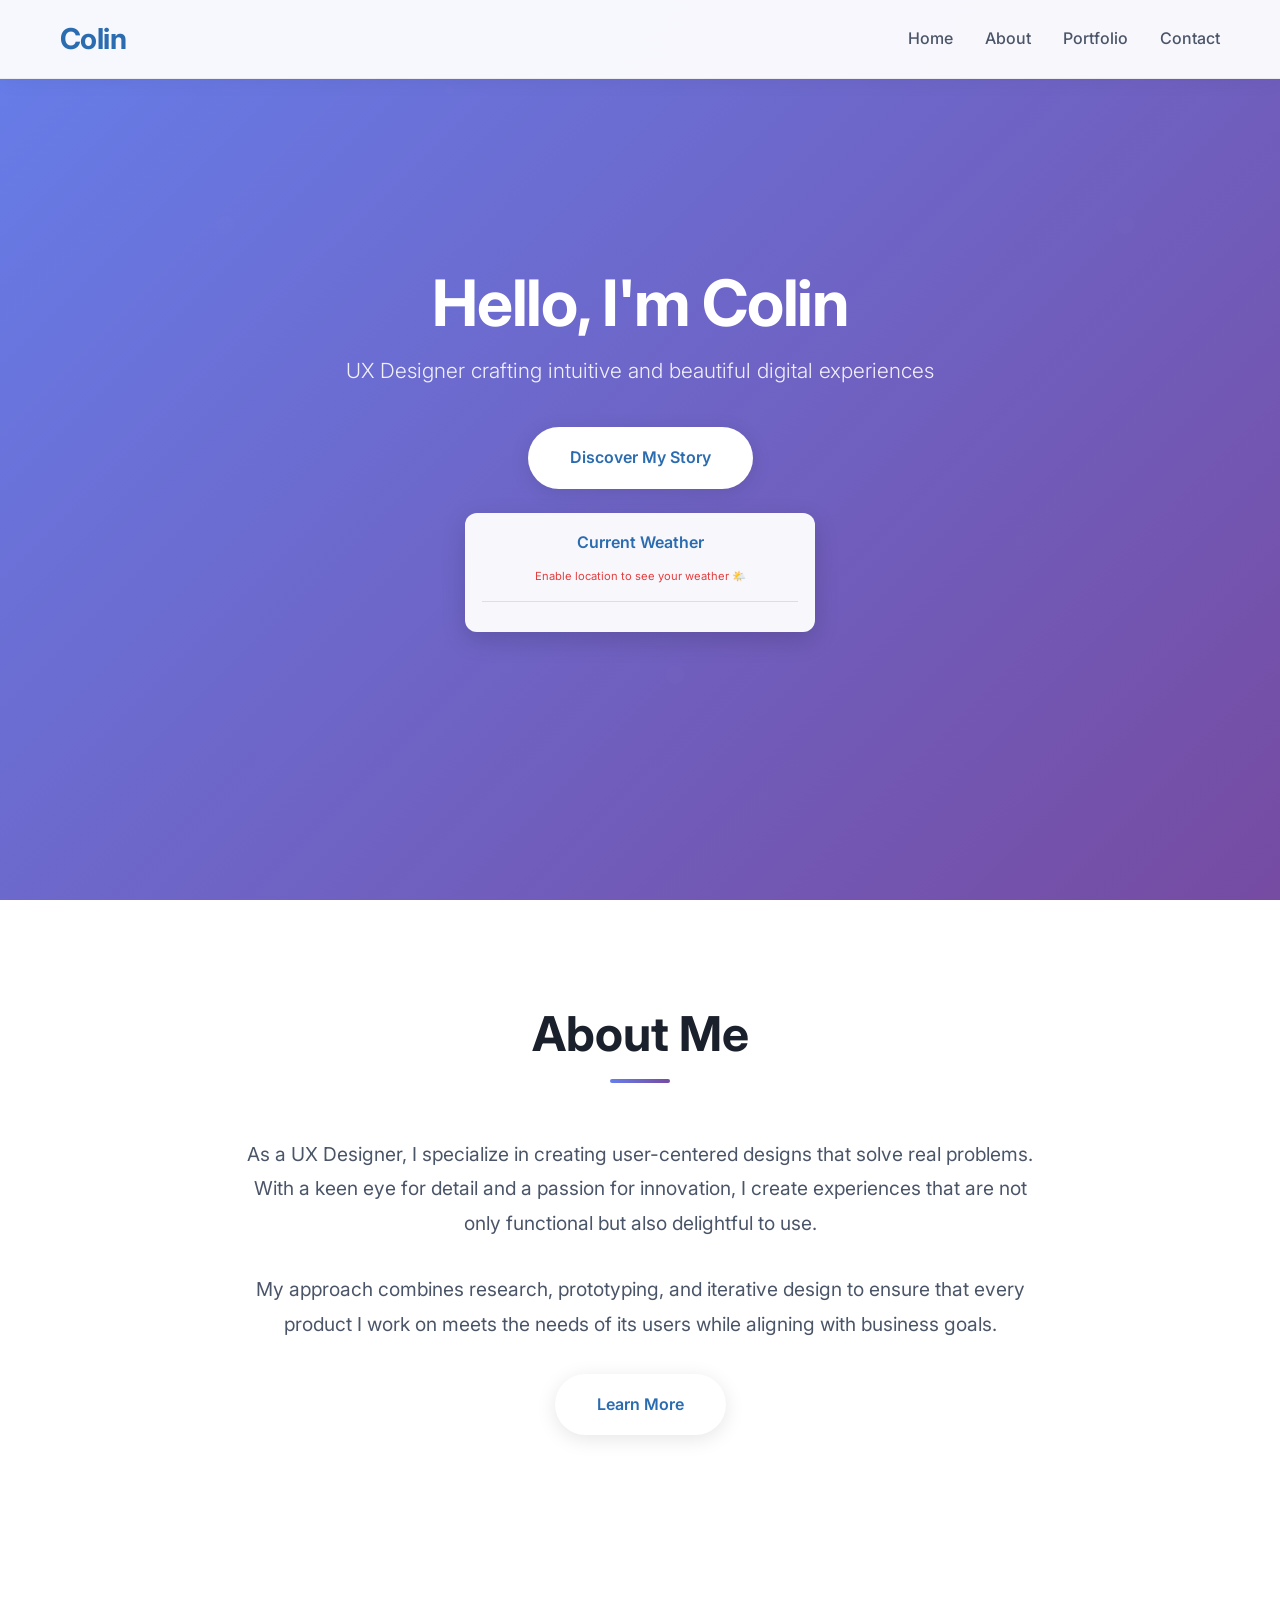
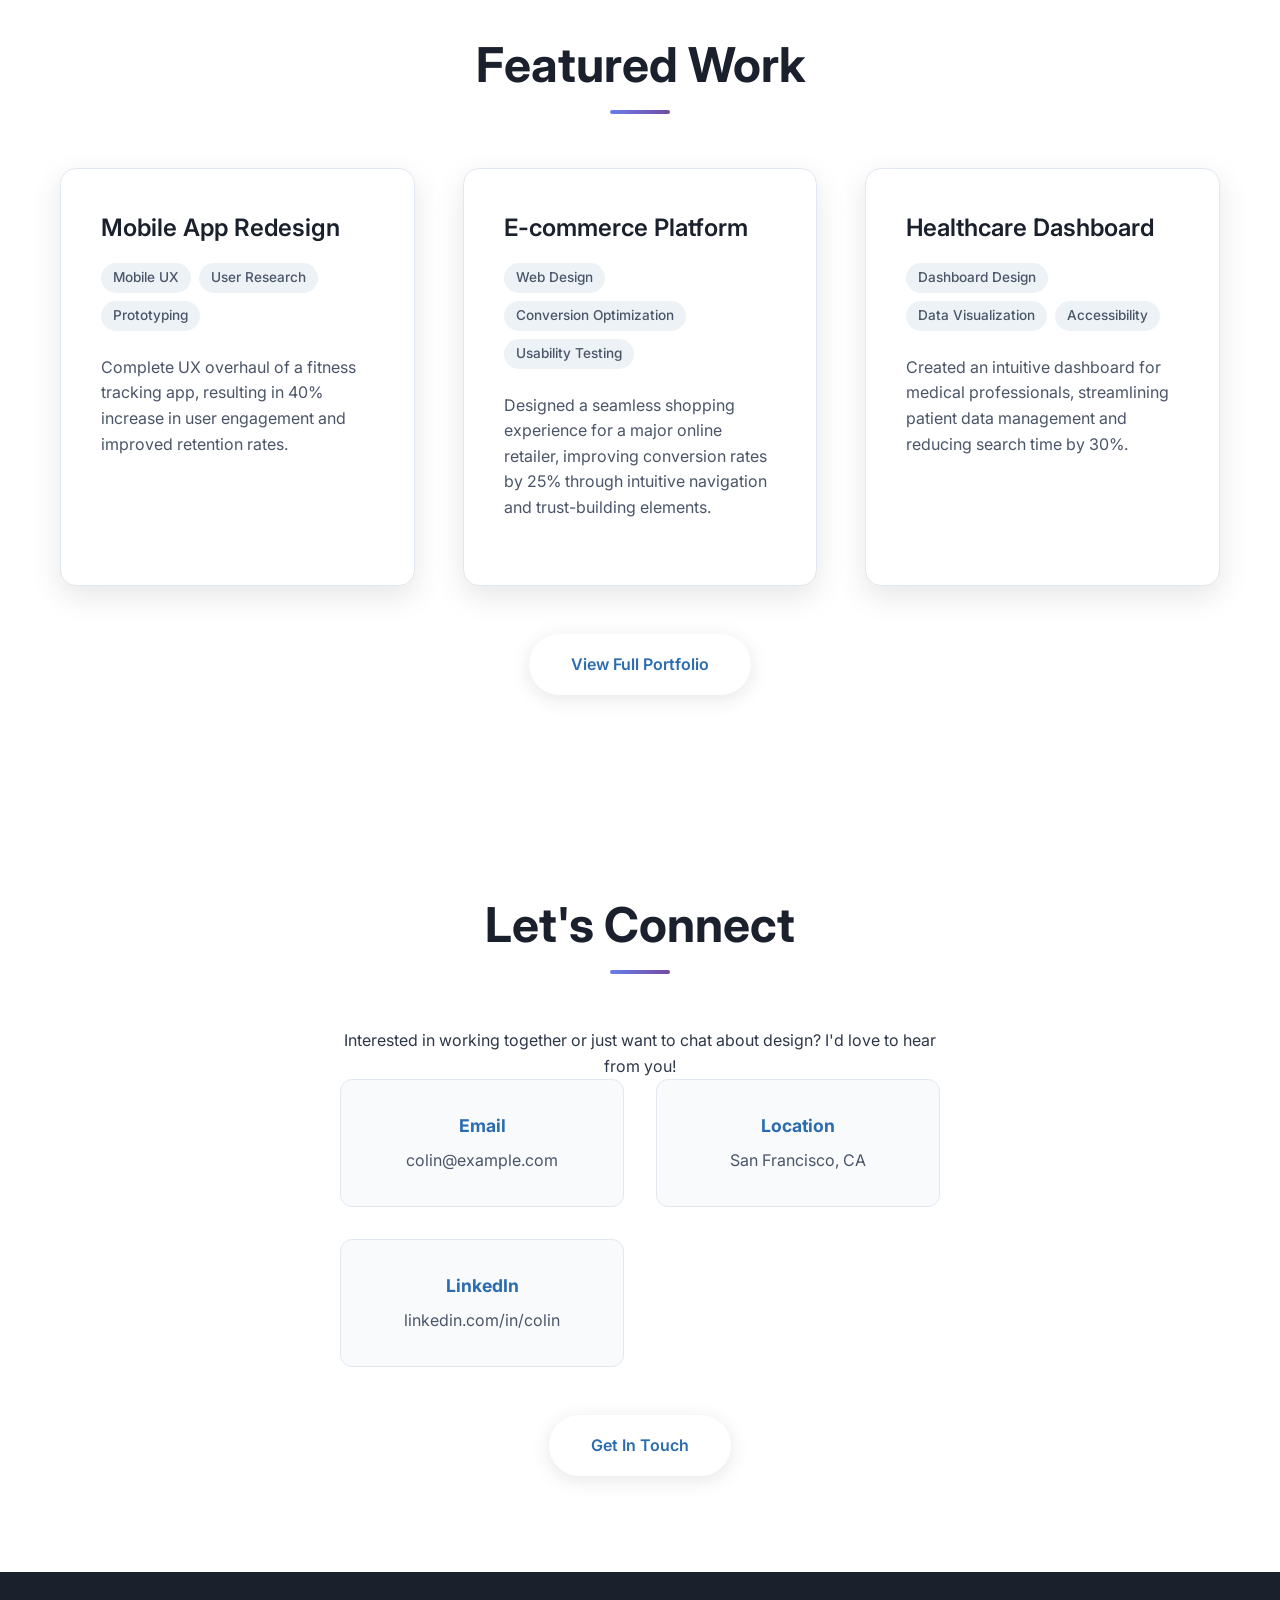
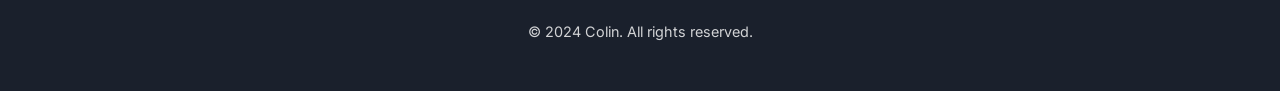
<file: index.html>
<!DOCTYPE html>
<html lang="en">
<head>
    <meta charset="UTF-8">
    <meta name="viewport" content="width=device-width, initial-scale=1.0">
    <title>Colin - UX Designer</title>
    <link rel="stylesheet" href="css/style.css">
</head>
<body>
    <header>
        <nav class="container">
            <div class="logo">Colin</div>
            <ul>
                <li><a href="#home">Home</a></li>
                <li><a href="pages/about.html">About</a></li>
                <li><a href="pages/portfolio.html">Portfolio</a></li>
                <li><a href="pages/contact.html">Contact</a></li>
            </ul>
        </nav>
    </header>

    <section id="home" class="hero">
        <div class="hero-content">
            <h1>Hello, I'm Colin</h1>
            <p>UX Designer crafting intuitive and beautiful digital experiences</p>
            <a href="pages/about.html" class="btn">Discover My Story</a>
            <div class="weather-card">
                <h3>Current Weather</h3>
                <div id="weather-content">
                    <div class="weather-loading">
                        <p>Loading weather...</p>
                    </div>
                </div>
                <div id="forecast-content" style="margin-top: 1rem; border-top: 1px solid rgba(0, 0, 0, 0.1); padding-top: 0.8rem;">
                </div>
            </div>
        </div>
    </section>

    <section class="about">
        <div class="container">
            <h2 class="section-title">About Me</h2>
            <div class="about-content">
                <p>As a UX Designer, I specialize in creating user-centered designs that solve real problems. With a keen eye for detail and a passion for innovation, I create experiences that are not only functional but also delightful to use.</p>
                <p>My approach combines research, prototyping, and iterative design to ensure that every product I work on meets the needs of its users while aligning with business goals.</p>
                <a href="pages/about.html" class="btn">Learn More</a>
            </div>
        </div>
    </section>

    <section class="portfolio">
        <div class="container">
            <h2 class="section-title">Featured Work</h2>
            <div class="portfolio-grid">
                <div class="project">
                    <div class="project-content">
                        <h3>Mobile App Redesign</h3>
                        <div class="project-tags">
                            <span class="tag">Mobile UX</span>
                            <span class="tag">User Research</span>
                            <span class="tag">Prototyping</span>
                        </div>
                        <p>Complete UX overhaul of a fitness tracking app, resulting in 40% increase in user engagement and improved retention rates.</p>
                    </div>
                </div>
                <div class="project">
                    <div class="project-content">
                        <h3>E-commerce Platform</h3>
                        <div class="project-tags">
                            <span class="tag">Web Design</span>
                            <span class="tag">Conversion Optimization</span>
                            <span class="tag">Usability Testing</span>
                        </div>
                        <p>Designed a seamless shopping experience for a major online retailer, improving conversion rates by 25% through intuitive navigation and trust-building elements.</p>
                    </div>
                </div>
                <div class="project">
                    <div class="project-content">
                        <h3>Healthcare Dashboard</h3>
                        <div class="project-tags">
                            <span class="tag">Dashboard Design</span>
                            <span class="tag">Data Visualization</span>
                            <span class="tag">Accessibility</span>
                        </div>
                        <p>Created an intuitive dashboard for medical professionals, streamlining patient data management and reducing search time by 30%.</p>
                    </div>
                </div>
            </div>
            <div style="text-align: center; margin-top: 3rem;">
                <a href="pages/portfolio.html" class="btn">View Full Portfolio</a>
            </div>
        </div>
    </section>

    <section class="contact">
        <div class="container">
            <h2 class="section-title">Let's Connect</h2>
            <div class="contact-content">
                <p>Interested in working together or just want to chat about design? I'd love to hear from you!</p>
                <div class="contact-info">
                    <div class="contact-item">
                        <h4>Email</h4>
                        <p>colin@example.com</p>
                    </div>
                    <div class="contact-item">
                        <h4>Location</h4>
                        <p>San Francisco, CA</p>
                    </div>
                    <div class="contact-item">
                        <h4>LinkedIn</h4>
                        <p>linkedin.com/in/colin</p>
                    </div>
                </div>
                <a href="pages/contact.html" class="btn">Get In Touch</a>
            </div>
        </div>
    </section>

    <footer>
        <div class="container">
            <p>&copy; 2024 Colin. All rights reserved.</p>
        </div>
    </footer>

    <script src="app.js"></script>
</body>
</html>
</file>
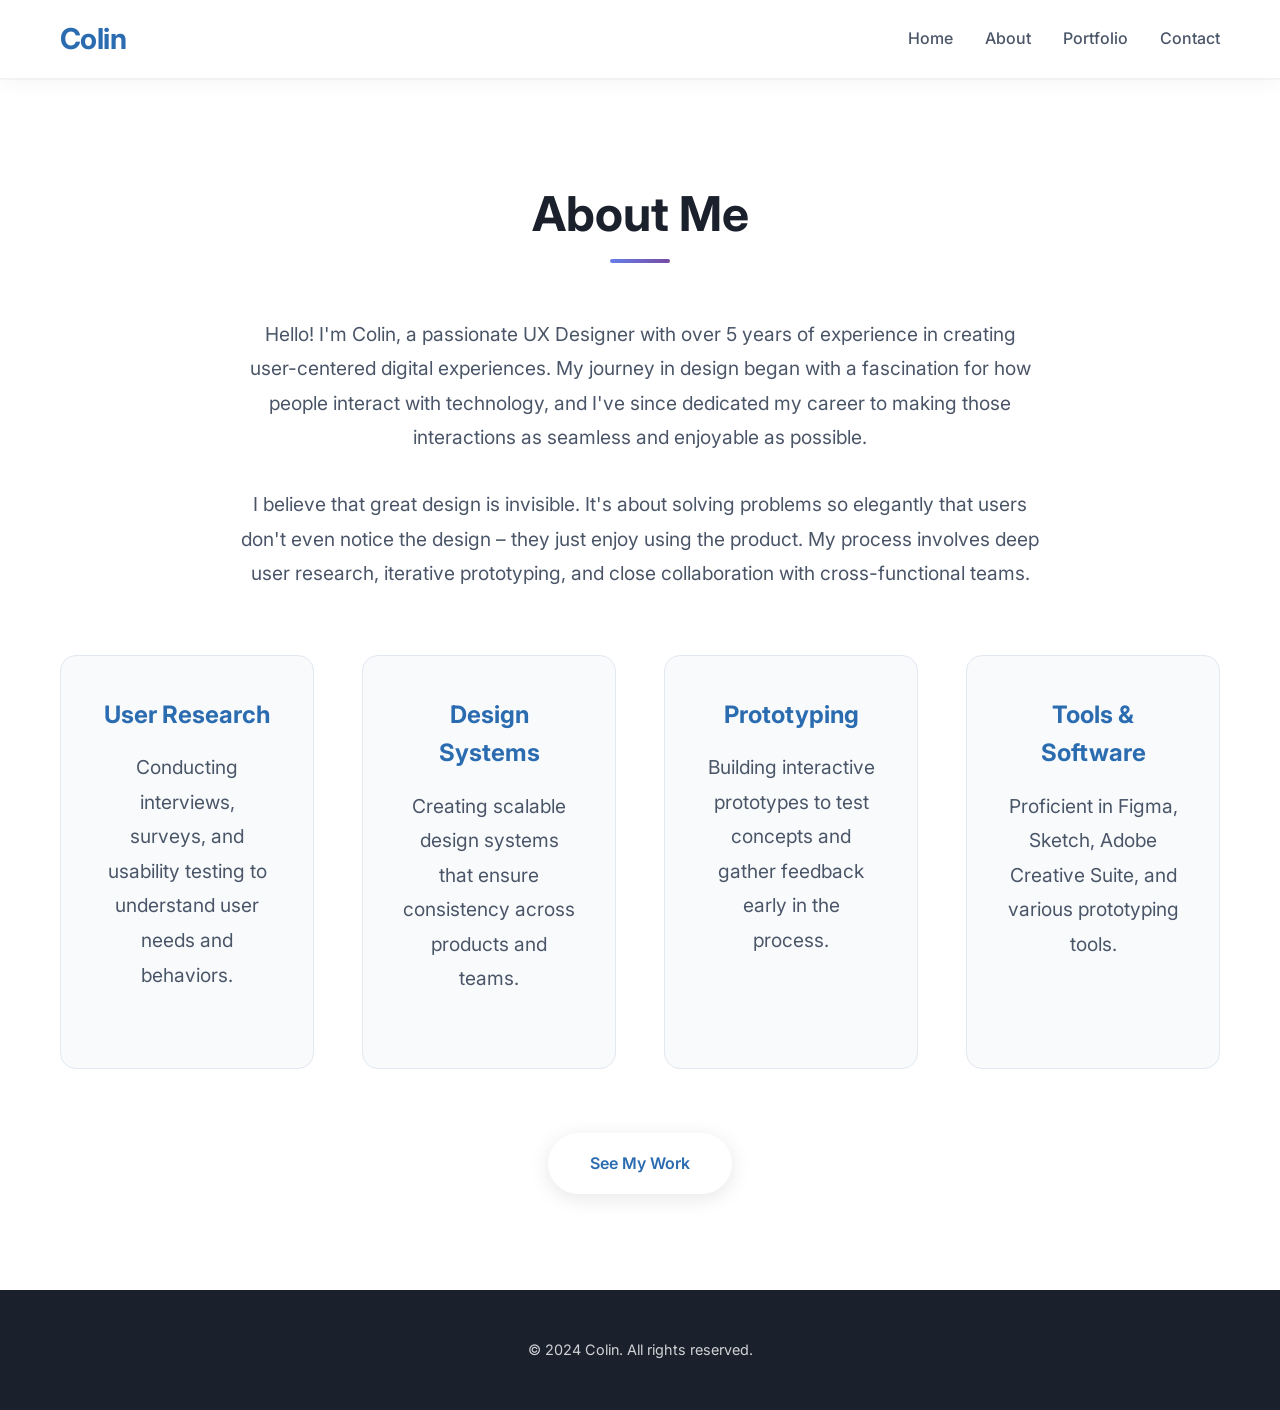
<file: pages/about.html>
<!DOCTYPE html>
<html lang="en">
<head>
    <meta charset="UTF-8">
    <meta name="viewport" content="width=device-width, initial-scale=1.0">
    <title>About Colin - UX Designer</title>
    <link rel="stylesheet" href="../css/style.css">
</head>
<body>
    <header>
        <nav class="container">
            <div class="logo">Colin</div>
            <ul>
                <li><a href="../index.html">Home</a></li>
                <li><a href="about.html">About</a></li>
                <li><a href="portfolio.html">Portfolio</a></li>
                <li><a href="contact.html">Contact</a></li>
            </ul>
        </nav>
    </header>

    <section class="about" style="margin-top: 5rem;">
        <div class="container">
            <h2 class="section-title">About Me</h2>
            <div class="about-content">
                <p>Hello! I'm Colin, a passionate UX Designer with over 5 years of experience in creating user-centered digital experiences. My journey in design began with a fascination for how people interact with technology, and I've since dedicated my career to making those interactions as seamless and enjoyable as possible.</p>
                
                <p>I believe that great design is invisible. It's about solving problems so elegantly that users don't even notice the design – they just enjoy using the product. My process involves deep user research, iterative prototyping, and close collaboration with cross-functional teams.</p>
            </div>
            
            <div class="about-grid">
                <div class="skill-card">
                    <h3>User Research</h3>
                    <p>Conducting interviews, surveys, and usability testing to understand user needs and behaviors.</p>
                </div>
                <div class="skill-card">
                    <h3>Design Systems</h3>
                    <p>Creating scalable design systems that ensure consistency across products and teams.</p>
                </div>
                <div class="skill-card">
                    <h3>Prototyping</h3>
                    <p>Building interactive prototypes to test concepts and gather feedback early in the process.</p>
                </div>
                <div class="skill-card">
                    <h3>Tools & Software</h3>
                    <p>Proficient in Figma, Sketch, Adobe Creative Suite, and various prototyping tools.</p>
                </div>
            </div>
            
            <div style="text-align: center; margin-top: 4rem;">
                <a href="portfolio.html" class="btn">See My Work</a>
            </div>
        </div>
    </section>

    <footer>
        <div class="container">
            <p>&copy; 2024 Colin. All rights reserved.</p>
        </div>
    </footer>
</body>
</html>
</file>
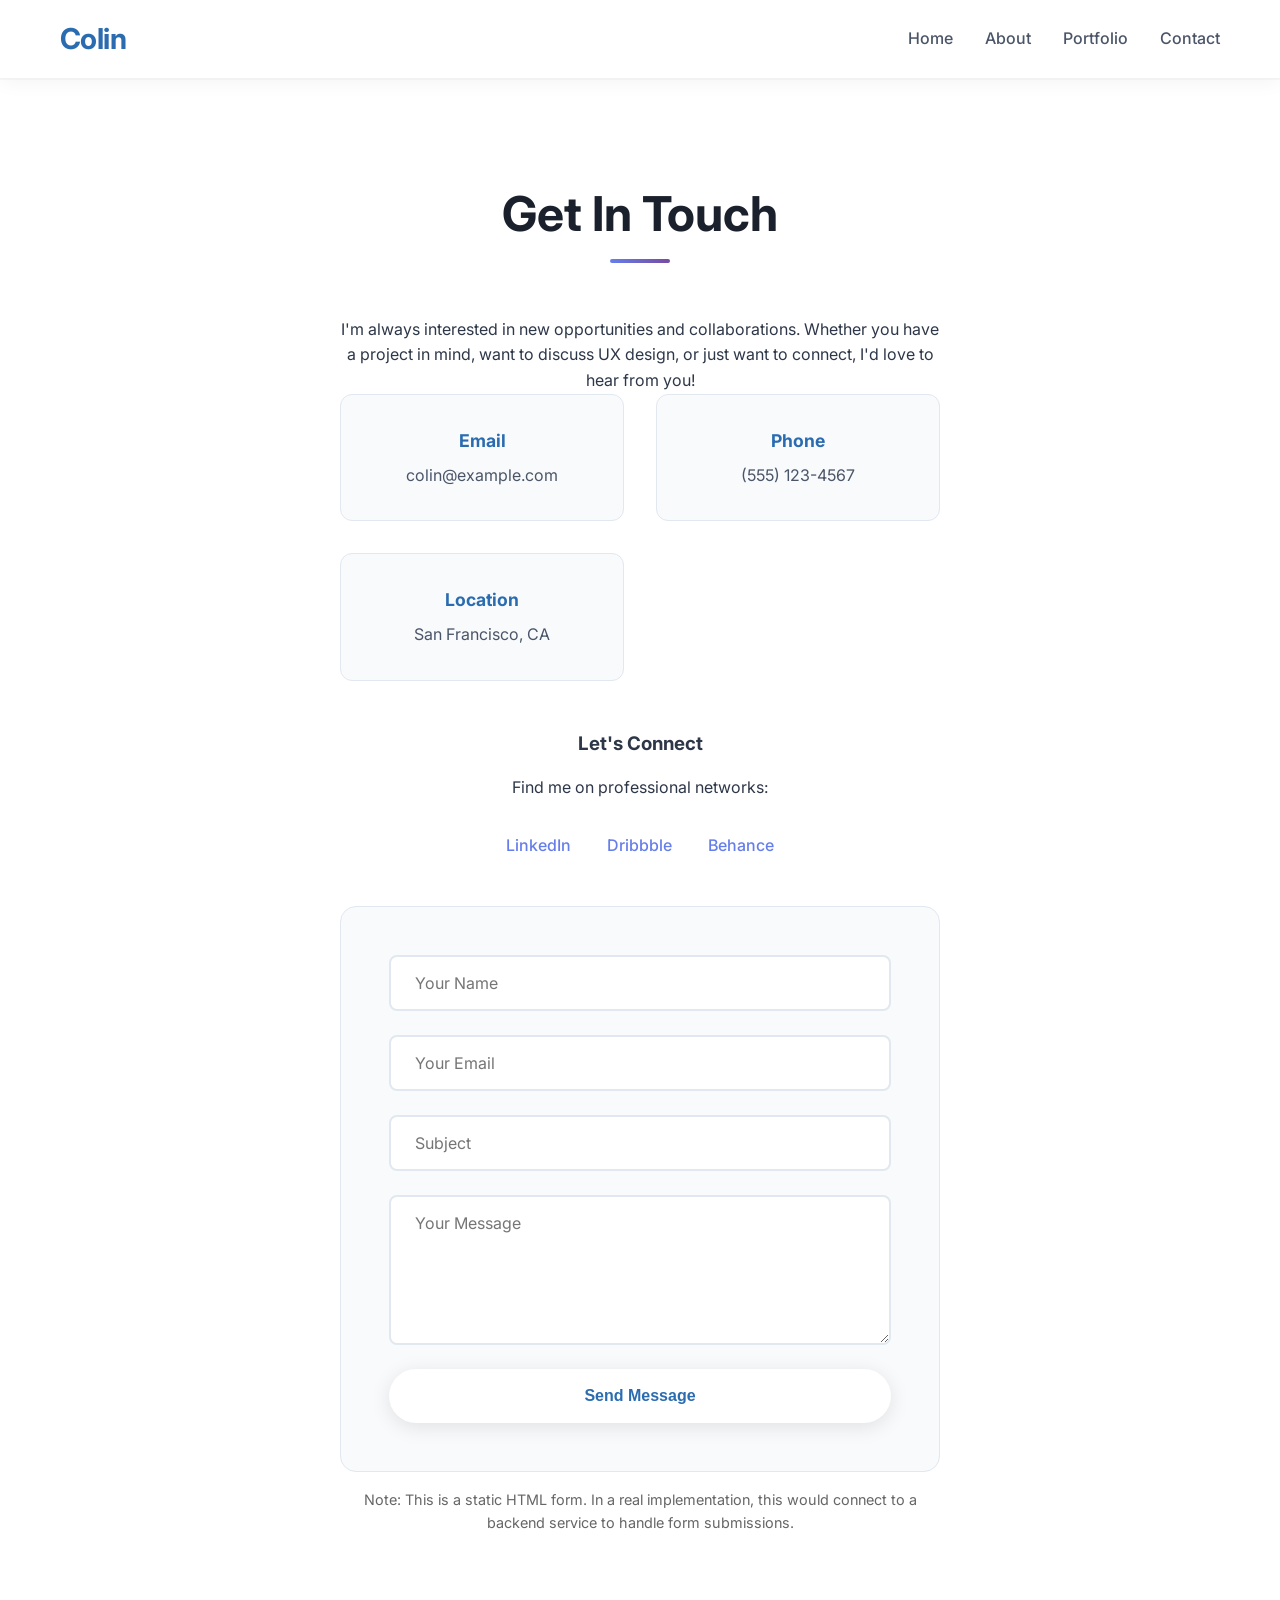
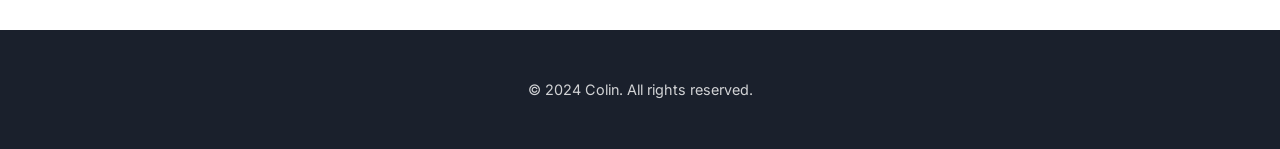
<file: pages/contact.html>
<!DOCTYPE html>
<html lang="en">
<head>
    <meta charset="UTF-8">
    <meta name="viewport" content="width=device-width, initial-scale=1.0">
    <title>Contact Colin - UX Designer</title>
    <link rel="stylesheet" href="../css/style.css">
</head>
<body>
    <header>
        <nav class="container">
            <div class="logo">Colin</div>
            <ul>
                <li><a href="../index.html">Home</a></li>
                <li><a href="about.html">About</a></li>
                <li><a href="portfolio.html">Portfolio</a></li>
                <li><a href="contact.html">Contact</a></li>
            </ul>
        </nav>
    </header>

    <section class="contact" style="margin-top: 5rem;">
        <div class="container">
            <h2 class="section-title">Get In Touch</h2>
            <div class="contact-content">
                <p>I'm always interested in new opportunities and collaborations. Whether you have a project in mind, want to discuss UX design, or just want to connect, I'd love to hear from you!</p>
                
                <div class="contact-info">
                    <div class="contact-item">
                        <h4>Email</h4>
                        <p>colin@example.com</p>
                    </div>
                    <div class="contact-item">
                        <h4>Phone</h4>
                        <p>(555) 123-4567</p>
                    </div>
                    <div class="contact-item">
                        <h4>Location</h4>
                        <p>San Francisco, CA</p>
                    </div>
                </div>
                
                <h3 style="text-align: center; margin: 3rem 0 1rem;">Let's Connect</h3>
                <p style="text-align: center; margin-bottom: 2rem;">Find me on professional networks:</p>
                <div style="text-align: center; margin-bottom: 3rem;">
                    <a href="#" style="color: #667eea; margin: 0 1rem; text-decoration: none; font-weight: 500;">LinkedIn</a>
                    <a href="#" style="color: #667eea; margin: 0 1rem; text-decoration: none; font-weight: 500;">Dribbble</a>
                    <a href="#" style="color: #667eea; margin: 0 1rem; text-decoration: none; font-weight: 500;">Behance</a>
                </div>
                
                <form action="#" method="post">
                    <input type="text" name="name" placeholder="Your Name" required>
                    <input type="email" name="email" placeholder="Your Email" required>
                    <input type="text" name="subject" placeholder="Subject" required>
                    <textarea name="message" placeholder="Your Message" required></textarea>
                    <button type="submit" class="btn" style="width: 100%;">Send Message</button>
                </form>
                <p style="font-size: 0.9rem; color: #666; margin-top: 1rem; text-align: center;">Note: This is a static HTML form. In a real implementation, this would connect to a backend service to handle form submissions.</p>
            </div>
        </div>
    </section>

    <footer>
        <div class="container">
            <p>&copy; 2024 Colin. All rights reserved.</p>
        </div>
    </footer>
</body>
</html>
</file>
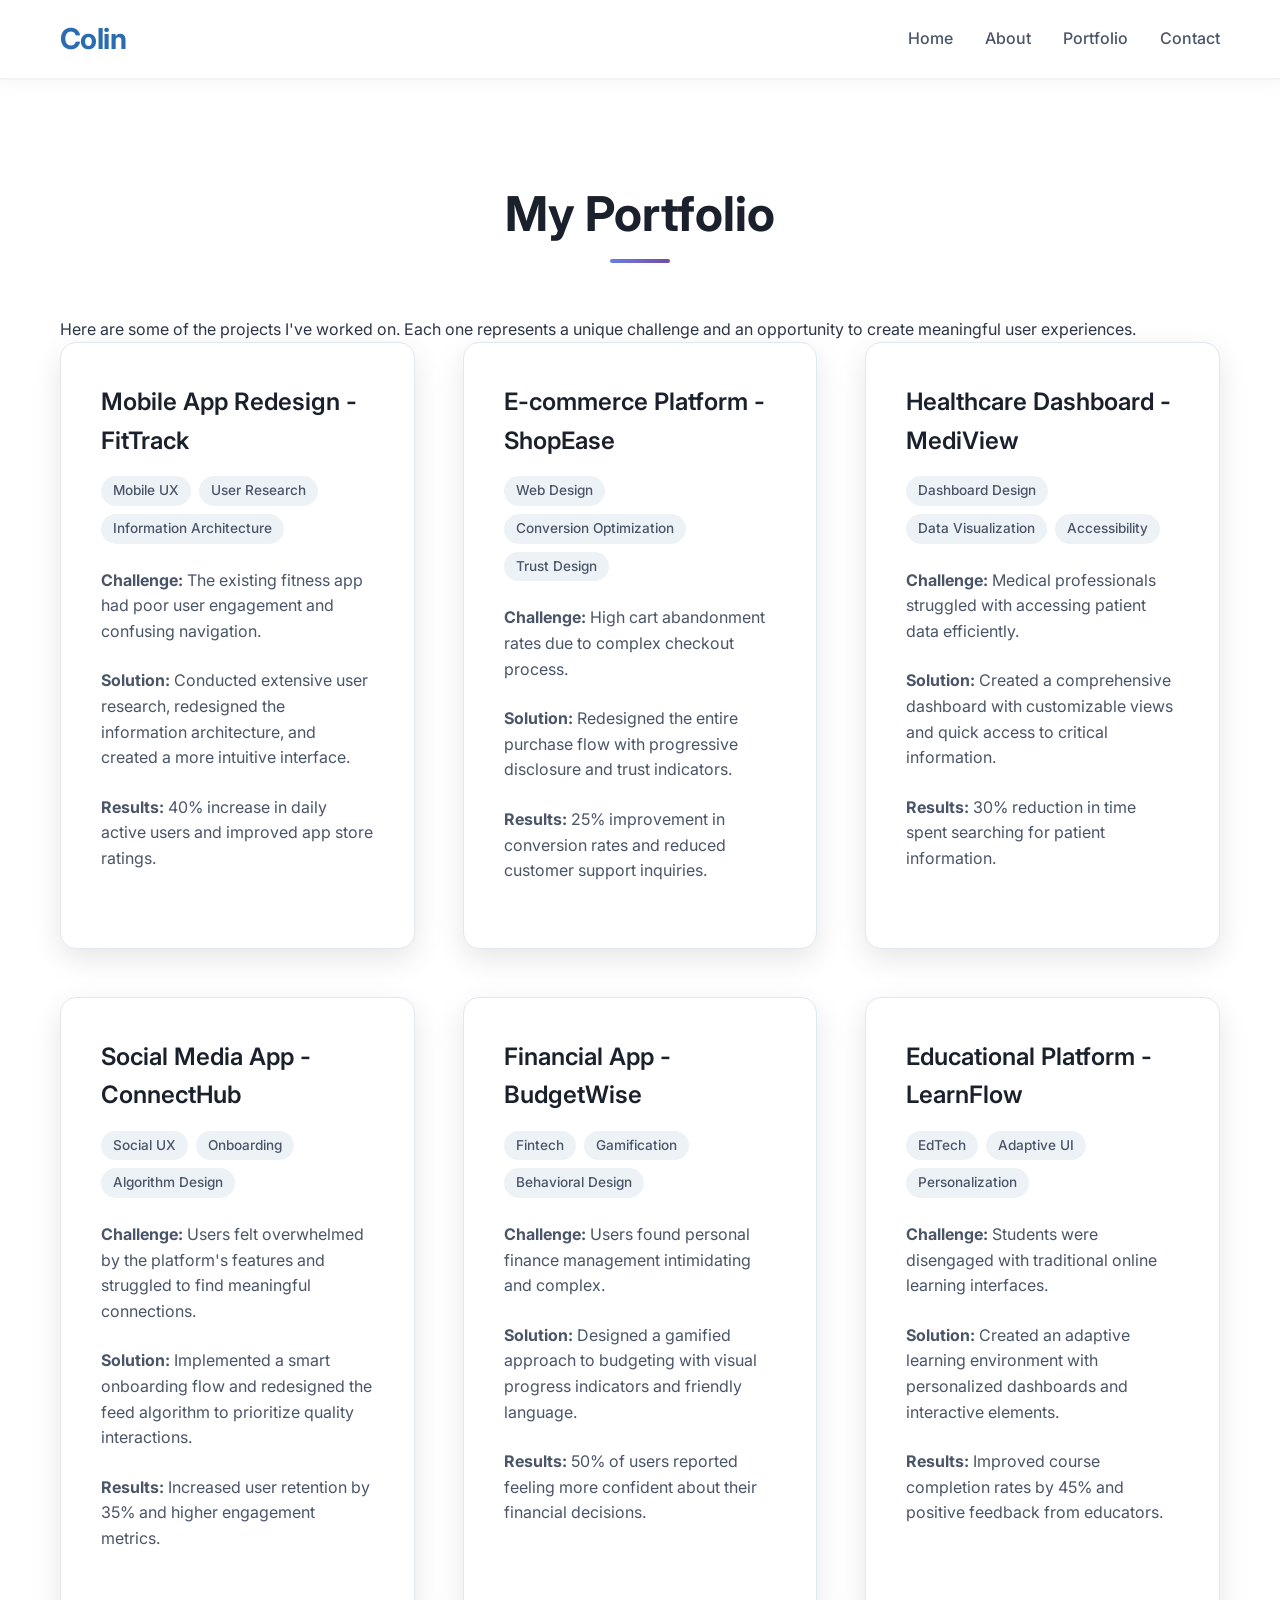
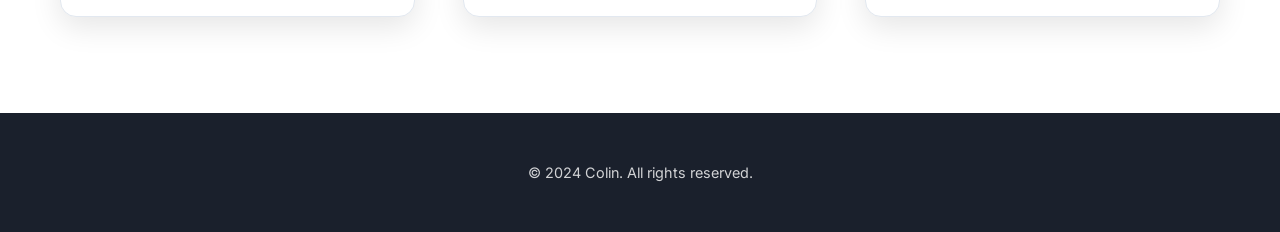
<file: pages/portfolio.html>
<!DOCTYPE html>
<html lang="en">
<head>
    <meta charset="UTF-8">
    <meta name="viewport" content="width=device-width, initial-scale=1.0">
    <title>Portfolio - Colin UX Designer</title>
    <link rel="stylesheet" href="../css/style.css">
</head>
<body>
    <header>
        <nav class="container">
            <div class="logo">Colin</div>
            <ul>
                <li><a href="../index.html">Home</a></li>
                <li><a href="about.html">About</a></li>
                <li><a href="portfolio.html">Portfolio</a></li>
                <li><a href="contact.html">Contact</a></li>
            </ul>
        </nav>
    </header>

    <section class="portfolio" style="margin-top: 5rem;">
        <div class="container">
            <h2 class="section-title">My Portfolio</h2>
            <p>Here are some of the projects I've worked on. Each one represents a unique challenge and an opportunity to create meaningful user experiences.</p>
            
            <div class="portfolio-grid">
                <div class="project">
                    <div class="project-content">
                        <h3>Mobile App Redesign - FitTrack</h3>
                        <div class="project-tags">
                            <span class="tag">Mobile UX</span>
                            <span class="tag">User Research</span>
                            <span class="tag">Information Architecture</span>
                        </div>
                        <p><strong>Challenge:</strong> The existing fitness app had poor user engagement and confusing navigation.</p>
                        <p><strong>Solution:</strong> Conducted extensive user research, redesigned the information architecture, and created a more intuitive interface.</p>
                        <p><strong>Results:</strong> 40% increase in daily active users and improved app store ratings.</p>
                    </div>
                </div>
                
                <div class="project">
                    <div class="project-content">
                        <h3>E-commerce Platform - ShopEase</h3>
                        <div class="project-tags">
                            <span class="tag">Web Design</span>
                            <span class="tag">Conversion Optimization</span>
                            <span class="tag">Trust Design</span>
                        </div>
                        <p><strong>Challenge:</strong> High cart abandonment rates due to complex checkout process.</p>
                        <p><strong>Solution:</strong> Redesigned the entire purchase flow with progressive disclosure and trust indicators.</p>
                        <p><strong>Results:</strong> 25% improvement in conversion rates and reduced customer support inquiries.</p>
                    </div>
                </div>
                
                <div class="project">
                    <div class="project-content">
                        <h3>Healthcare Dashboard - MediView</h3>
                        <div class="project-tags">
                            <span class="tag">Dashboard Design</span>
                            <span class="tag">Data Visualization</span>
                            <span class="tag">Accessibility</span>
                        </div>
                        <p><strong>Challenge:</strong> Medical professionals struggled with accessing patient data efficiently.</p>
                        <p><strong>Solution:</strong> Created a comprehensive dashboard with customizable views and quick access to critical information.</p>
                        <p><strong>Results:</strong> 30% reduction in time spent searching for patient information.</p>
                    </div>
                </div>
                
                <div class="project">
                    <div class="project-content">
                        <h3>Social Media App - ConnectHub</h3>
                        <div class="project-tags">
                            <span class="tag">Social UX</span>
                            <span class="tag">Onboarding</span>
                            <span class="tag">Algorithm Design</span>
                        </div>
                        <p><strong>Challenge:</strong> Users felt overwhelmed by the platform's features and struggled to find meaningful connections.</p>
                        <p><strong>Solution:</strong> Implemented a smart onboarding flow and redesigned the feed algorithm to prioritize quality interactions.</p>
                        <p><strong>Results:</strong> Increased user retention by 35% and higher engagement metrics.</p>
                    </div>
                </div>
                
                <div class="project">
                    <div class="project-content">
                        <h3>Financial App - BudgetWise</h3>
                        <div class="project-tags">
                            <span class="tag">Fintech</span>
                            <span class="tag">Gamification</span>
                            <span class="tag">Behavioral Design</span>
                        </div>
                        <p><strong>Challenge:</strong> Users found personal finance management intimidating and complex.</p>
                        <p><strong>Solution:</strong> Designed a gamified approach to budgeting with visual progress indicators and friendly language.</p>
                        <p><strong>Results:</strong> 50% of users reported feeling more confident about their financial decisions.</p>
                    </div>
                </div>
                
                <div class="project">
                    <div class="project-content">
                        <h3>Educational Platform - LearnFlow</h3>
                        <div class="project-tags">
                            <span class="tag">EdTech</span>
                            <span class="tag">Adaptive UI</span>
                            <span class="tag">Personalization</span>
                        </div>
                        <p><strong>Challenge:</strong> Students were disengaged with traditional online learning interfaces.</p>
                        <p><strong>Solution:</strong> Created an adaptive learning environment with personalized dashboards and interactive elements.</p>
                        <p><strong>Results:</strong> Improved course completion rates by 45% and positive feedback from educators.</p>
                    </div>
                </div>
            </div>
        </div>
    </section>

    <footer>
        <div class="container">
            <p>&copy; 2024 Colin. All rights reserved.</p>
        </div>
    </footer>
</body>
</html>
</file>
<file: css/style.css>
/* Beautiful Modern CSS for Colin's Personal Website */

@import url('https://fonts.googleapis.com/css2?family=Inter:wght@300;400;500;600;700&display=swap');

* {
    margin: 0;
    padding: 0;
    box-sizing: border-box;
}

body {
    font-family: 'Inter', sans-serif;
    line-height: 1.6;
    color: #2d3748;
    background-color: #f7fafc;
    overflow-x: hidden;
}

.container {
    max-width: 1200px;
    margin: 0 auto;
    padding: 0 20px;
}

header {
    background: rgba(255, 255, 255, 0.95);
    backdrop-filter: blur(20px);
    padding: 1rem 0;
    position: fixed;
    width: 100%;
    top: 0;
    z-index: 1000;
    border-bottom: 1px solid rgba(0, 0, 0, 0.05);
    box-shadow: 0 2px 20px rgba(0, 0, 0, 0.05);
}

nav {
    display: flex;
    justify-content: space-between;
    align-items: center;
}

.logo {
    font-size: 1.8rem;
    font-weight: 700;
    color: #2b6cb0;
    letter-spacing: -0.02em;
}

nav ul {
    display: flex;
    list-style: none;
    gap: 2rem;
}

nav ul li a {
    color: #4a5568;
    text-decoration: none;
    font-weight: 500;
    transition: all 0.3s ease;
    position: relative;
}

nav ul li a:hover {
    color: #2b6cb0;
}

nav ul li a::after {
    content: '';
    position: absolute;
    width: 0;
    height: 2px;
    bottom: -5px;
    left: 0;
    background-color: #2b6cb0;
    transition: width 0.3s ease;
}

nav ul li a:hover::after {
    width: 100%;
}

.hero {
    min-height: 100vh;
    display: flex;
    align-items: center;
    justify-content: center;
    text-align: center;
    background: linear-gradient(135deg, #667eea 0%, #764ba2 100%);
    position: relative;
    overflow: hidden;
}

.hero::before {
    content: '';
    position: absolute;
    top: 0;
    left: 0;
    right: 0;
    bottom: 0;
    background: url('data:image/svg+xml,<svg xmlns="http://www.w3.org/2000/svg" viewBox="0 0 100 100"><defs><pattern id="grain" width="100" height="100" patternUnits="userSpaceOnUse"><circle cx="25" cy="25" r="1" fill="%23ffffff" opacity="0.1"/><circle cx="75" cy="75" r="1" fill="%23ffffff" opacity="0.1"/><circle cx="50" cy="10" r="0.5" fill="%23ffffff" opacity="0.1"/></pattern></defs><rect width="100" height="100" fill="url(%23grain)"/></svg>');
    opacity: 0.1;
}

.hero-content {
    position: relative;
    z-index: 1;
    color: white;
    max-width: 600px;
}

.hero h1 {
    font-size: 4rem;
    font-weight: 700;
    margin-bottom: 1rem;
    letter-spacing: -0.02em;
    line-height: 1.1;
}

.hero p {
    font-size: 1.3rem;
    margin-bottom: 2.5rem;
    opacity: 0.9;
    font-weight: 300;
}

.btn {
    display: inline-block;
    padding: 1rem 2.5rem;
    background: white;
    color: #2b6cb0;
    text-decoration: none;
    border-radius: 50px;
    font-weight: 600;
    font-size: 1rem;
    transition: all 0.3s ease;
    box-shadow: 0 4px 20px rgba(0, 0, 0, 0.1);
    border: 2px solid transparent;
}

.btn:hover {
    background: transparent;
    color: white;
    border-color: white;
    transform: translateY(-2px);
    box-shadow: 0 8px 30px rgba(0, 0, 0, 0.2);
}

section {
    padding: 6rem 0;
    background: white;
}

.section-title {
    text-align: center;
    font-size: 3rem;
    font-weight: 700;
    margin-bottom: 4rem;
    color: #1a202c;
    position: relative;
}

.section-title::after {
    content: '';
    position: absolute;
    bottom: -10px;
    left: 50%;
    transform: translateX(-50%);
    width: 60px;
    height: 4px;
    background: linear-gradient(90deg, #667eea, #764ba2);
    border-radius: 2px;
}

.about-content {
    max-width: 800px;
    margin: 0 auto;
    text-align: center;
}

.about p {
    font-size: 1.2rem;
    line-height: 1.8;
    margin-bottom: 2rem;
    color: #4a5568;
}

.about-grid {
    display: grid;
    grid-template-columns: repeat(auto-fit, minmax(250px, 1fr));
    gap: 3rem;
    margin-top: 4rem;
}

.skill-card {
    background: #f8fafc;
    padding: 2.5rem;
    border-radius: 16px;
    text-align: center;
    transition: all 0.3s ease;
    border: 1px solid #e2e8f0;
}

.skill-card:hover {
    transform: translateY(-5px);
    box-shadow: 0 20px 40px rgba(0, 0, 0, 0.1);
}

.skill-card h3 {
    color: #2b6cb0;
    margin-bottom: 1rem;
    font-size: 1.5rem;
}

.portfolio-grid {
    display: grid;
    grid-template-columns: repeat(auto-fit, minmax(350px, 1fr));
    gap: 3rem;
}

.project {
    background: white;
    border-radius: 16px;
    overflow: hidden;
    box-shadow: 0 10px 30px rgba(0, 0, 0, 0.1);
    transition: all 0.3s ease;
    border: 1px solid #e2e8f0;
}

.project:hover {
    transform: translateY(-10px);
    box-shadow: 0 30px 60px rgba(0, 0, 0, 0.15);
}

.project-content {
    padding: 2.5rem;
}

.project h3 {
    color: #1a202c;
    margin-bottom: 1rem;
    font-size: 1.5rem;
    font-weight: 600;
}

.project p {
    color: #4a5568;
    line-height: 1.6;
    margin-bottom: 1.5rem;
}

.project-tags {
    display: flex;
    flex-wrap: wrap;
    gap: 0.5rem;
    margin-bottom: 1.5rem;
}

.tag {
    background: #edf2f7;
    color: #4a5568;
    padding: 0.25rem 0.75rem;
    border-radius: 20px;
    font-size: 0.85rem;
    font-weight: 500;
}

.contact-content {
    max-width: 600px;
    margin: 0 auto;
    text-align: center;
}

.contact-info {
    display: grid;
    grid-template-columns: repeat(auto-fit, minmax(200px, 1fr));
    gap: 2rem;
    margin-bottom: 3rem;
}

.contact-item {
    background: #f8fafc;
    padding: 2rem;
    border-radius: 12px;
    border: 1px solid #e2e8f0;
}

.contact-item h4 {
    color: #2b6cb0;
    margin-bottom: 0.5rem;
    font-size: 1.1rem;
}

.contact-item p {
    color: #4a5568;
    margin: 0;
}

.contact form {
    display: grid;
    gap: 1.5rem;
    background: #f8fafc;
    padding: 3rem;
    border-radius: 16px;
    border: 1px solid #e2e8f0;
}

input, textarea {
    padding: 1rem 1.5rem;
    border: 2px solid #e2e8f0;
    border-radius: 8px;
    font-size: 1rem;
    font-family: inherit;
    transition: all 0.3s ease;
    background: white;
}

input:focus, textarea:focus {
    outline: none;
    border-color: #667eea;
    box-shadow: 0 0 0 3px rgba(102, 126, 234, 0.1);
}

textarea {
    resize: vertical;
    min-height: 150px;
}

footer {
    background: #1a202c;
    color: white;
    text-align: center;
    padding: 3rem 0;
}

footer p {
    opacity: 0.8;
    font-size: 0.9rem;
}

.weather-card {
    max-width: 350px;
    margin: 1.5rem auto 0;
    background: rgba(255, 255, 255, 0.95);
    backdrop-filter: blur(20px);
    border-radius: 12px;
    padding: 1rem;
    text-align: center;
    box-shadow: 0 8px 25px rgba(0, 0, 0, 0.15);
    border: 1px solid rgba(255, 255, 255, 0.2);
}

.weather-card h3 {
    color: #2b6cb0;
    margin-bottom: 0.75rem;
    font-size: 1rem;
    font-weight: 600;
}

.weather-info {
    display: flex;
    align-items: center;
    justify-content: center;
    gap: 0.5rem;
}

.weather-emoji {
    font-size: 1.5rem;
}

.weather-temp {
    font-size: 1.2rem;
    font-weight: 700;
    color: #1a202c;
}

.weather-location {
    margin-top: 0.5rem;
    font-size: 0.7rem;
    color: #4a5568;
}

.weather-loading {
    color: #4a5568;
    font-size: 0.8rem;
}

.weather-error {
    color: #e53e3e;
    font-size: 0.7rem;
}

.forecast-days {
    display: flex;
    gap: 0.4rem;
    justify-content: center;
    flex-wrap: nowrap;
}

.forecast-day {
    background: #f0f4f8;
    border-radius: 8px;
    padding: 0.5rem;
    min-width: 45px;
    font-size: 0.65rem;
    border: 1px solid #e2e8f0;
    text-align: center;
}

.forecast-day.rainy {
    background: #e0f2fe;
    border: 2px solid #0284c7;
    font-weight: 700;
    color: #0369a1;
}

.forecast-day-name {
    font-weight: 600;
    display: block;
    margin-bottom: 0.3rem;
}

.forecast-day-emoji {
    font-size: 1.2rem;
    display: block;
    margin: 0.2rem 0;
}

.forecast-day-temp {
    font-size: 0.65rem;
    color: #4a5568;
}

.forecast-day.rainy .forecast-day-temp {
    color: #0369a1;
    font-weight: 600;
}

@media (max-width: 768px) {
    .hero h1 {
        font-size: 2.5rem;
    }
    
    .hero p {
        font-size: 1.1rem;
    }
    
    nav ul {
        display: none;
    }
    
    .section-title {
        font-size: 2rem;
    }
    
    .portfolio-grid {
        grid-template-columns: 1fr;
    }
    
    .about-grid {
        grid-template-columns: 1fr;
    }
}
</file>
